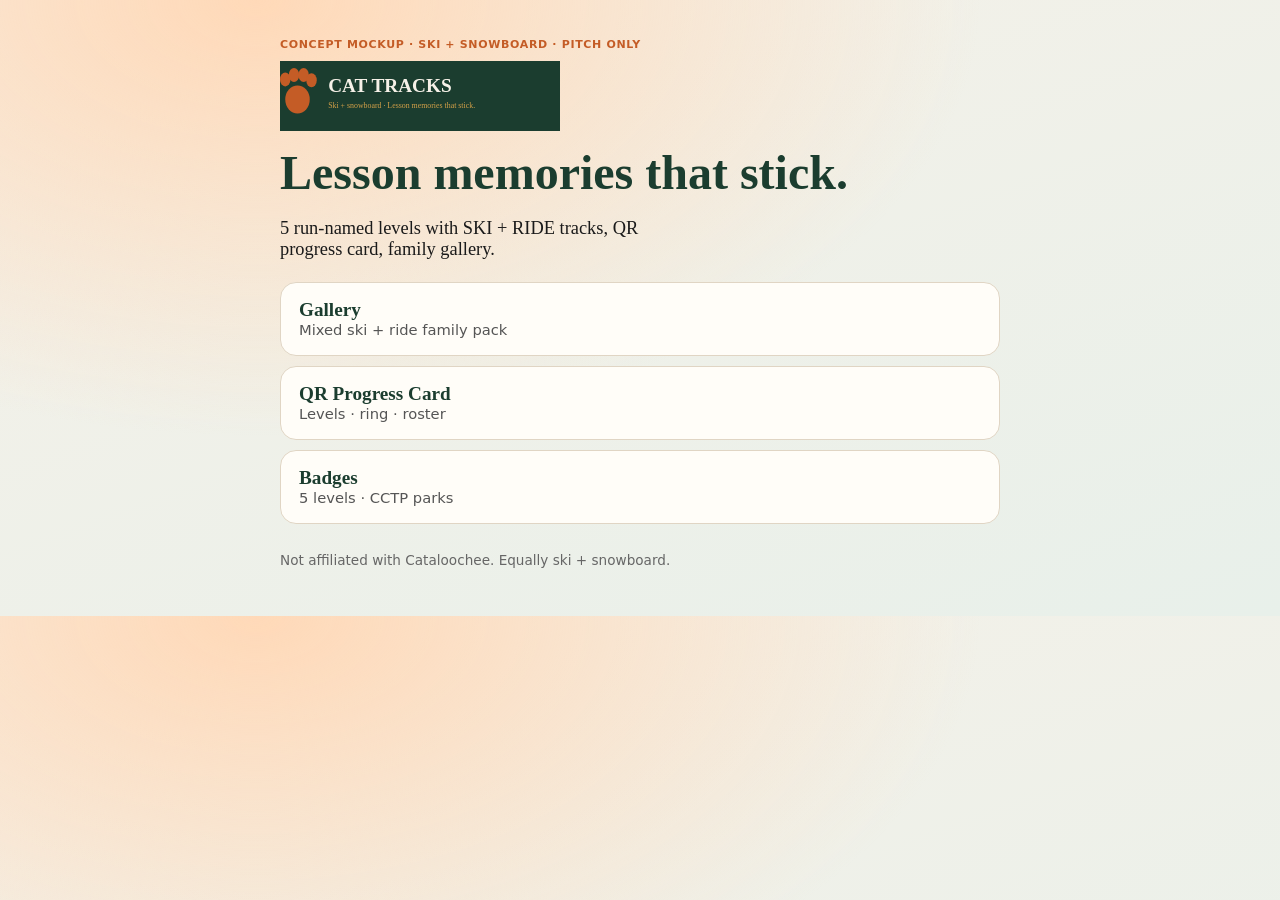
<file: index.html>
<!doctype html>
<html lang="en">
<head>
  <meta charset="utf-8" />
  <meta name="viewport" content="width=device-width, initial-scale=1" />
  <title>Cat Tracks · Cameron Catamount Starter Kit</title>
  <style>
    :root { --amber:#c45c26; --forest:#1b3d2f; --cream:#f6f1e8; }
    body { margin:0; font-family:Georgia, serif; background: radial-gradient(ellipse at 20% 0%, #ffd9b8, transparent 50%), linear-gradient(160deg, var(--cream), #e8f0ea); color:#1a1a1a; }
    main { max-width:720px; margin:0 auto; padding:28px 18px 48px; }
    .mock { color:var(--amber); font:700 11px/1 system-ui; letter-spacing:.06em; text-transform:uppercase; }
    h1 { font-size:clamp(2rem,6vw,3rem); color:var(--forest); margin:.2em 0; }
    p.lead { font-size:1.15rem; max-width:40ch; }
    nav { display:grid; gap:10px; margin:22px 0; }
    a.card { display:block; text-decoration:none; color:inherit; background:#fffdf8; border:1px solid #e0d5c4; border-radius:16px; padding:16px 18px; }
    a.card strong { display:block; color:var(--forest); font-size:1.2rem; }
    a.card span { color:#555; font-family:system-ui; font-size:.92rem; }
    footer { margin-top:28px; font-family:system-ui; font-size:.85rem; color:#666; }
  </style>
</head>
<body>
  <main>
    <p class="mock">Concept mockup · ski + snowboard · pitch only</p>
    <img src="assets/cat-tracks-wordmark.svg" alt="Cat Tracks" width="280" />
    <h1>Lesson memories that stick.</h1>
    <p class="lead">5 run-named levels with SKI + RIDE tracks, QR progress card, family gallery.</p>
    <nav>
      <a class="card" href="gallery/"><strong>Gallery</strong><span>Mixed ski + ride family pack</span></a>
      <a class="card" href="progress-card/"><strong>QR Progress Card</strong><span>Levels · ring · roster</span></a>
      <a class="card" href="badges/"><strong>Badges</strong><span>5 levels · CCTP parks</span></a>
    </nav>
    <footer>Not affiliated with Cataloochee. Equally ski + snowboard.</footer>
  </main>
</body>
</html>
</file>
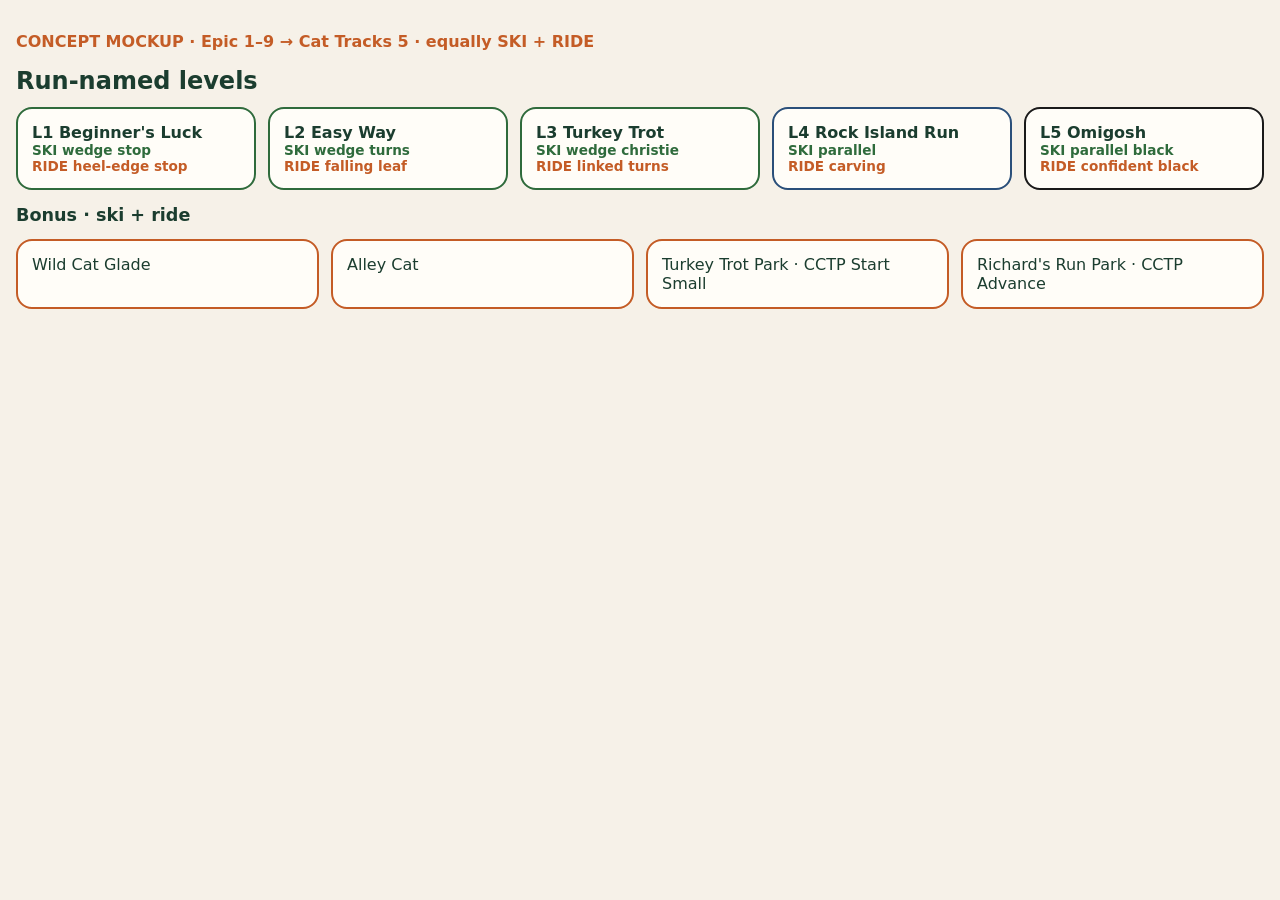
<file: badges/index.html>
<!doctype html><html><head><meta charset="utf-8"/><meta name="viewport" content="width=device-width,initial-scale=1"/>
<title>Cat Tracks Badges · Ski + Ride</title>
<style>
body{margin:0;font-family:system-ui;background:#f6f1e8;color:#1b3d2f;padding:16px}
.note{color:#c45c26;font-weight:800}
.grid{display:grid;grid-template-columns:repeat(auto-fit,minmax(140px,1fr));gap:12px;margin:12px 0}
.b{border-radius:16px;padding:14px;background:#fffdf8;border:2px solid #d4a048}
.g{border-color:#2f6b3c}.bl{border-color:#2a4f7a}.k{border-color:#1a1a1a}.bn{border-color:#c45c26}
.sk{color:#2f6b3c;font-weight:800;font-size:.85rem}.rd{color:#c45c26;font-weight:800;font-size:.85rem}
h1{font-size:1.5rem;margin:0 0 6px}h2{font-size:1.1rem}
</style></head><body>
<p class="note">CONCEPT MOCKUP · Epic 1–9 → Cat Tracks 5 · equally SKI + RIDE</p>
<h1>Run-named levels</h1>
<div class="grid">
<div class="b g"><strong>L1 Beginner's Luck</strong><div class="sk">SKI wedge stop</div><div class="rd">RIDE heel-edge stop</div></div>
<div class="b g"><strong>L2 Easy Way</strong><div class="sk">SKI wedge turns</div><div class="rd">RIDE falling leaf</div></div>
<div class="b g"><strong>L3 Turkey Trot</strong><div class="sk">SKI wedge christie</div><div class="rd">RIDE linked turns</div></div>
<div class="b bl"><strong>L4 Rock Island Run</strong><div class="sk">SKI parallel</div><div class="rd">RIDE carving</div></div>
<div class="b k"><strong>L5 Omigosh</strong><div class="sk">SKI parallel black</div><div class="rd">RIDE confident black</div></div>
</div>
<h2>Bonus · ski + ride</h2>
<div class="grid">
<div class="b bn">Wild Cat Glade</div>
<div class="b bn">Alley Cat</div>
<div class="b bn">Turkey Trot Park · CCTP Start Small</div>
<div class="b bn">Richard's Run Park · CCTP Advance</div>
</div>
</body></html>
</file>
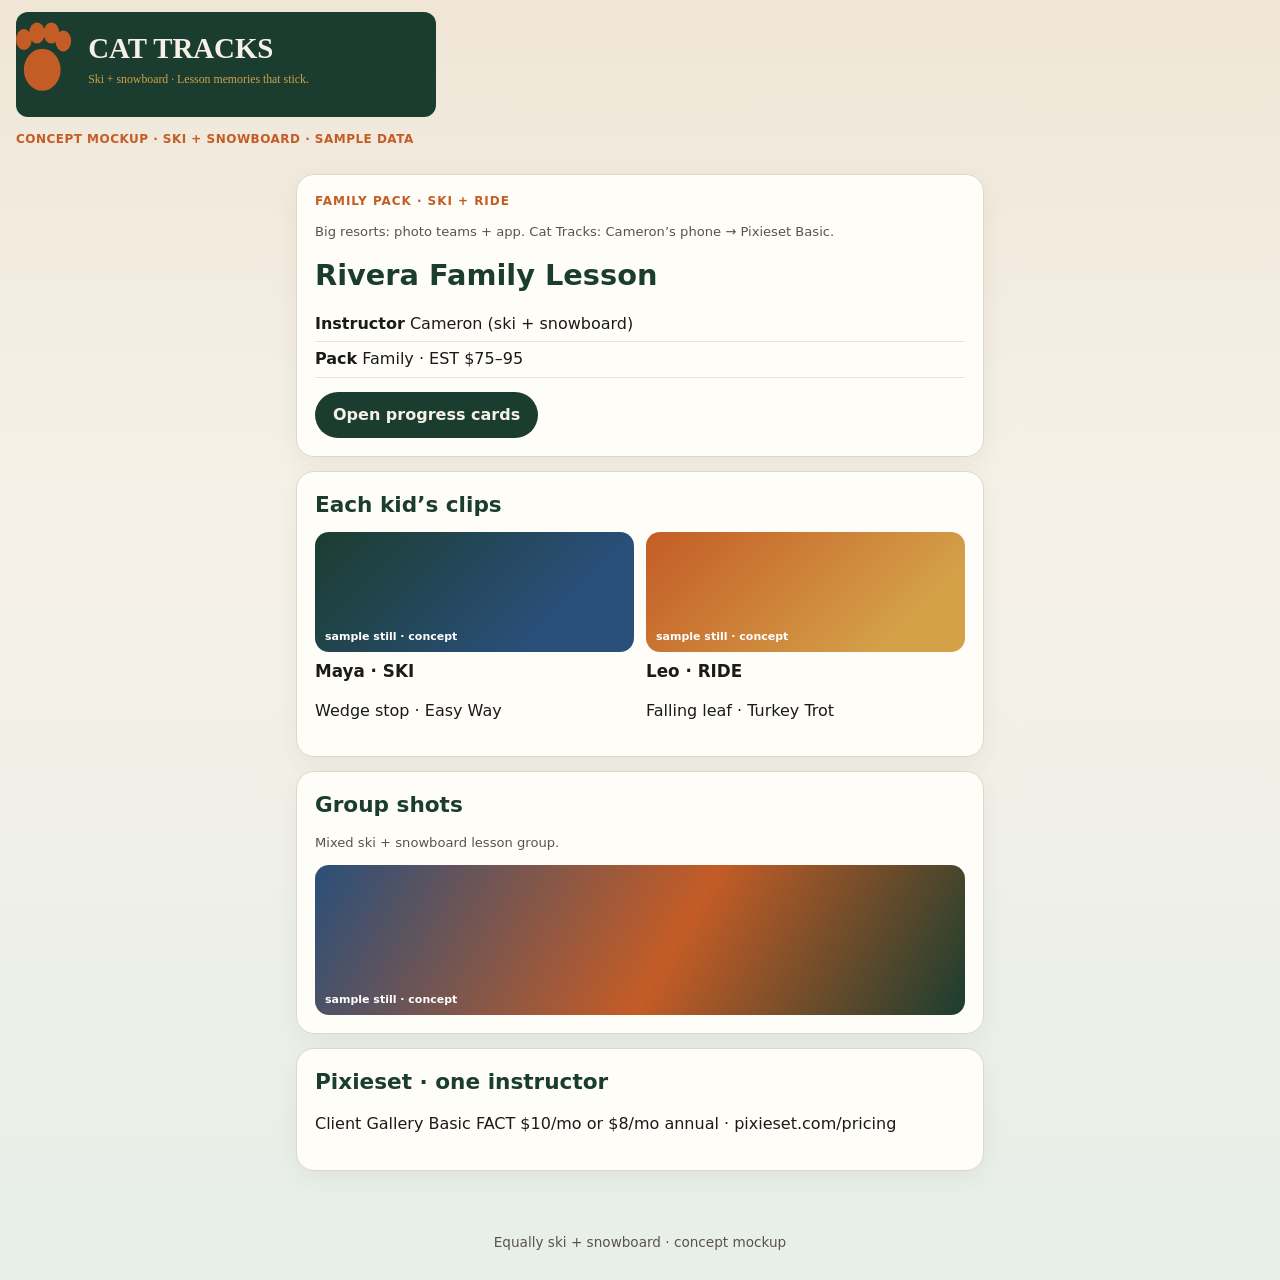
<file: gallery/index.html>
<!DOCTYPE html>
<html lang="en">
<head>
  <meta charset="UTF-8" />
  <meta name="viewport" content="width=device-width, initial-scale=1" />
  <title>Cat Tracks · Rivera Family Pack</title>
  <link rel="stylesheet" href="styles.css" />
</head>
<body>
  <header class="top">
    <img src="../assets/cat-tracks-wordmark.svg" alt="Cat Tracks" class="logo" />
    <p class="mock">CONCEPT MOCKUP · ski + snowboard · sample data</p>
  </header>
  <main>
    <section class="card">
      <p class="eyebrow">FAMILY PACK · SKI + RIDE</p>
      <p class="fine">Big resorts: photo teams + app. Cat Tracks: Cameron’s phone → Pixieset Basic.</p>
      <h1>Rivera Family Lesson</h1>
      <ul class="meta">
        <li><strong>Instructor</strong> Cameron (ski + snowboard)</li>
        <li><strong>Pack</strong> Family · EST $75–95</li>
      </ul>
      <a class="btn primary" href="../progress-card/">Open progress cards</a>
    </section>
    <section class="card">
      <h2>Each kid’s clips</h2>
      <div class="grid kids">
        <article class="kid"><div class="thumb t1"></div><h3>Maya · SKI</h3><p>Wedge stop · Easy Way</p></article>
        <article class="kid"><div class="thumb t2"></div><h3>Leo · RIDE</h3><p>Falling leaf · Turkey Trot</p></article>
      </div>
    </section>
    <section class="card">
      <h2>Group shots</h2>
      <p class="fine">Mixed ski + snowboard lesson group.</p>
      <div class="thumb wide g1"></div>
    </section>
    <section class="card">
      <h2>Pixieset · one instructor</h2>
      <p>Client Gallery Basic FACT $10/mo or $8/mo annual · pixieset.com/pricing</p>
    </section>
  </main>
  <footer>Equally ski + snowboard · concept mockup</footer>
</body>
</html>
</file>
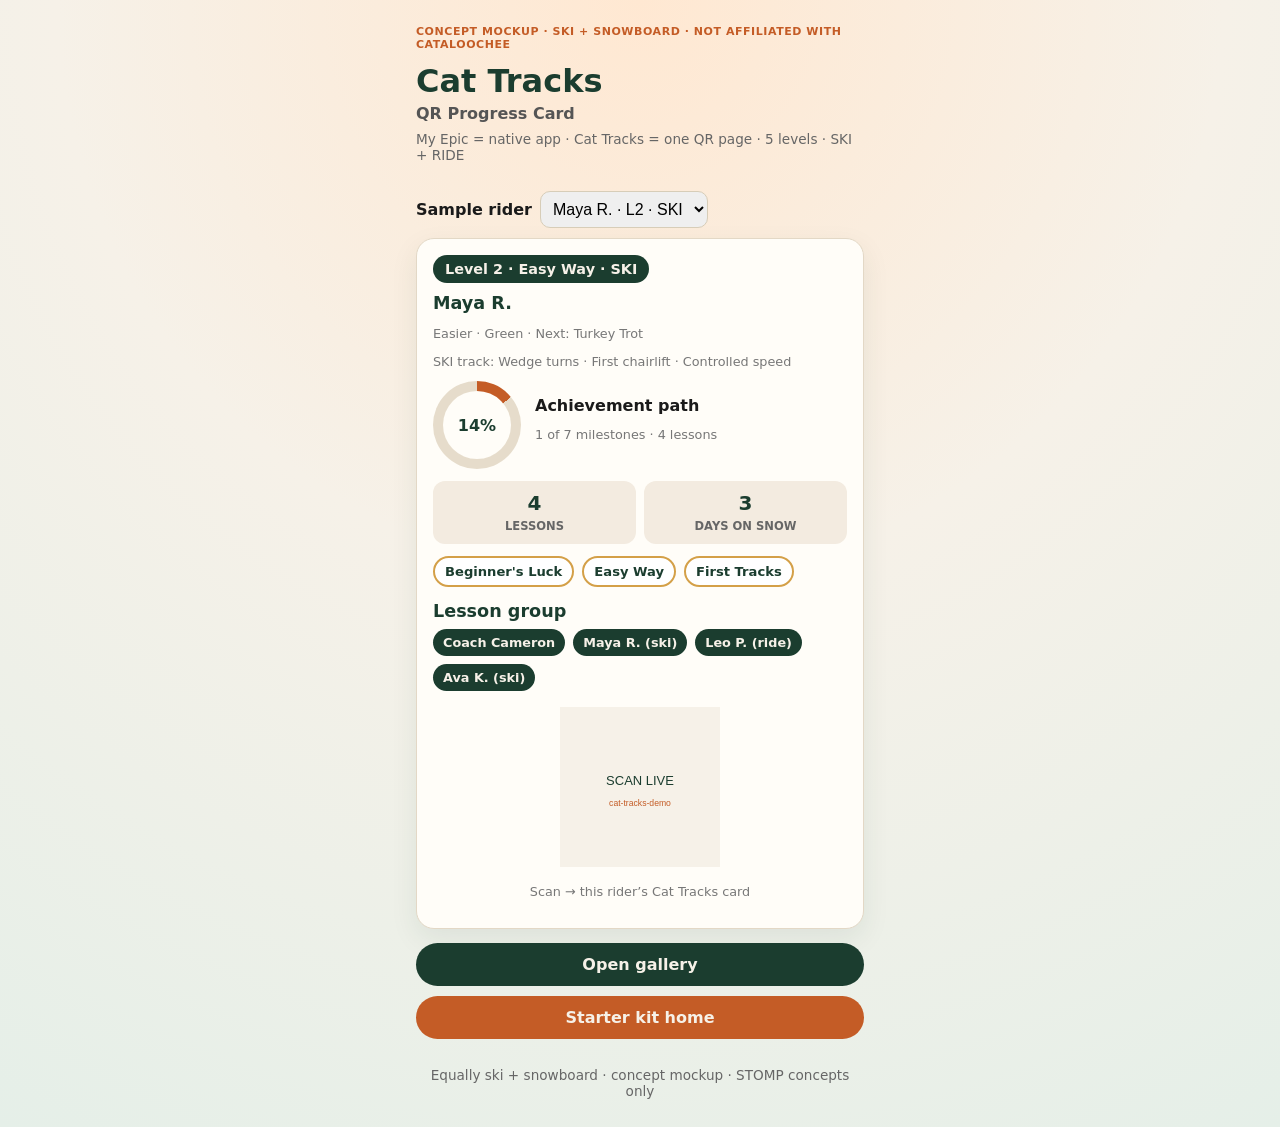
<file: progress-card/index.html>
<!doctype html>
<html lang="en">
<head>
  <meta charset="utf-8" />
  <meta name="viewport" content="width=device-width, initial-scale=1" />
  <title>Cat Tracks Progress Card · concept mockup</title>
  <link rel="stylesheet" href="styles.css" />
</head>
<body>
  <header>
    <p class="mock">Concept mockup · ski + snowboard · not affiliated with Cataloochee</p>
    <h1>Cat Tracks</h1>
    <p class="sub">QR Progress Card</p>
    <p class="epic-note">My Epic = native app · Cat Tracks = one QR page · 5 levels · SKI + RIDE</p>
  </header>
  <main>
    <label class="switcher">Sample rider
      <select id="rider-select" aria-label="Sample rider"></select>
    </label>
    <article class="card" id="progress-card" aria-live="polite">
      <div class="level" id="level-chip">Level —</div>
      <h2 id="rider-name" style="margin-top:10px">—</h2>
      <p id="run-line" class="fine">—</p>
      <p id="skill-track" class="fine">—</p>
      <div class="ring-wrap">
        <div class="ring" id="ach-ring" style="--p:0"><div class="ring-inner" id="ach-pct">0%</div></div>
        <div><strong>Achievement path</strong><p class="fine" id="ach-caption">Milestones</p></div>
      </div>
      <div class="stats" id="stats-strip"></div>
      <div class="badges" id="badge-row"></div>
      <h2>Lesson group</h2>
      <div class="roster" id="roster"></div>
      <div style="text-align:center;margin-top:16px">
        <img id="qr-img" src="qr.svg" width="160" height="160" alt="QR code" />
        <p class="fine">Scan → this rider’s Cat Tracks card</p>
      </div>
    </article>
    <div class="actions">
      <a class="btn" href="../gallery/">Open gallery</a>
      <a class="btn secondary" href="../">Starter kit home</a>
    </div>
  </main>
  <footer>Equally ski + snowboard · concept mockup · STOMP concepts only</footer>
  <script src="app.js"></script>
</body>
</html>
</file>
<file: gallery/styles.css>
:root { --amber:#c45c26; --forest:#1b3d2f; --cream:#f6f1e8; --ink:#1a1a1a; --gold:#d4a048; --card:#fffdf8; --muted:#5a5348; }
* { box-sizing:border-box; }
body { margin:0; font-family:system-ui,sans-serif; background:linear-gradient(180deg,#efe6d6 0%,var(--cream) 40%,#e7efe8 100%); color:var(--ink); line-height:1.4; }
.top { padding:12px 16px 0; }
.logo { width:min(100%,420px); height:auto; border-radius:12px; }
.mock { margin:8px 0 0; font-size:12px; font-weight:700; color:var(--amber); text-transform:uppercase; letter-spacing:.04em; }
main { padding:12px 16px 40px; max-width:720px; margin:0 auto; }
.card { background:var(--card); border:1px solid #e2d7c4; border-radius:18px; padding:18px; margin:14px 0; box-shadow:0 8px 24px rgba(27,61,47,.06); }
.eyebrow { color:var(--amber); font-weight:800; font-size:12px; letter-spacing:.08em; margin:0 0 6px; }
h1 { font-size:1.8rem; margin:0 0 12px; color:var(--forest); }
h2 { font-size:1.35rem; margin:0 0 12px; color:var(--forest); }
h3 { margin:8px 0 6px; font-size:1.05rem; }
.meta { list-style:none; padding:0; margin:0 0 14px; }
.meta li { padding:6px 0; border-bottom:1px solid #eee4d4; }
.cta-row,.price-row { display:flex; flex-wrap:wrap; gap:10px; }
.btn { display:inline-block; text-decoration:none; border:0; border-radius:999px; padding:12px 18px; font-weight:800; cursor:pointer; }
.btn.primary { background:var(--forest); color:var(--cream); }
.btn.ghost { background:transparent; color:var(--forest); border:2px solid var(--forest); }
.grid { display:grid; gap:12px; }
.kids { grid-template-columns:1fr 1fr; }
.thumb { border-radius:14px; min-height:120px; position:relative; overflow:hidden; }
.t1 { background:linear-gradient(135deg,#1b3d2f,#2a4f7a 75%); }
.t2 { background:linear-gradient(135deg,#c45c26,#d4a048 80%); }
.thumb::after { content:"sample still · concept"; position:absolute; left:10px; bottom:8px; color:#fff; font-size:11px; font-weight:700; }
.wide { min-height:150px; }
.g1 { background:linear-gradient(120deg,#2a4f7a,#c45c26 55%,#1b3d2f); }
.g2 { background:linear-gradient(120deg,#1b3d2f,#6b8f71 60%,#c45c26); }
.two { display:grid; gap:14px; }
@media (min-width:640px) { .two,.group { grid-template-columns:1fr 1fr; } }
.fine { font-size:.82rem; color:var(--muted); }
footer { text-align:center; padding:8px 16px 28px; color:var(--muted); font-size:.85rem; }
a { color:var(--amber); font-weight:700; }
</file>
<file: progress-card/styles.css>
:root { --amber:#c45c26; --forest:#1b3d2f; --cream:#f6f1e8; --ink:#1a1a1a; --gold:#d4a048; }
* { box-sizing: border-box; }
body { margin:0; font-family:system-ui,sans-serif; background:radial-gradient(circle at top,#ffe8d2,var(--cream) 45%,#e5efe8); color:var(--ink); }
header, main, footer { max-width:480px; margin:0 auto; padding:14px 16px; }
.mock { color:var(--amber); font-size:11px; font-weight:800; letter-spacing:.05em; text-transform:uppercase; }
h1 { margin:4px 0; color:var(--forest); font-size:2rem; }
.sub { margin:0; color:#555; font-weight:700; }
.epic-note { font-size:.85rem; color:#666; margin:8px 0 0; }
.switcher { display:flex; gap:8px; align-items:center; font-weight:700; }
select { font-size:1rem; padding:8px; border-radius:10px; border:1px solid #d7cdb8; }
.card { background:#fffdf8; border:1px solid #e3d8c6; border-radius:18px; padding:16px; margin:10px auto; box-shadow:0 10px 28px rgba(27,61,47,.08); }
.level { display:inline-block; background:var(--forest); color:var(--cream); border-radius:999px; padding:6px 12px; font-weight:800; font-size:.9rem; }
.stats { display:grid; grid-template-columns:repeat(2,1fr); gap:8px; margin:12px 0; }
.stat { background:#f3ebe0; border-radius:12px; padding:10px 8px; text-align:center; }
.stat b { display:block; font-size:1.25rem; color:var(--forest); }
.stat span { font-size:.72rem; font-weight:800; color:#666; text-transform:uppercase; }
.ring-wrap { display:flex; align-items:center; gap:14px; margin:12px 0; }
.ring { width:88px; height:88px; border-radius:50%; background:conic-gradient(var(--amber) calc(var(--p)*1%), #e6dccb 0); display:grid; place-items:center; }
.ring-inner { width:68px; height:68px; border-radius:50%; background:#fffdf8; display:grid; place-items:center; font-weight:900; color:var(--forest); }
.badges { display:flex; flex-wrap:wrap; gap:8px; margin:12px 0; }
.badge-chip { background:#fff; border:2px solid var(--gold); color:var(--forest); border-radius:999px; padding:6px 10px; font-size:.82rem; font-weight:800; }
.badge-chip.bonus { border-color:var(--amber); background:#fff4ea; color:var(--amber); }
.roster { display:flex; flex-wrap:wrap; gap:8px; margin-top:8px; }
.roster span { background:var(--forest); color:var(--cream); border-radius:999px; padding:6px 10px; font-size:.8rem; font-weight:700; }
h2 { font-size:1.1rem; color:var(--forest); margin:14px 0 8px; }
.actions { display:grid; gap:10px; margin-top:14px; }
.btn { display:block; text-align:center; text-decoration:none; background:var(--forest); color:var(--cream); font-weight:800; padding:12px; border-radius:999px; }
.btn.secondary { background:var(--amber); }
.fine { font-size:.8rem; color:#777; }
footer { text-align:center; color:#666; font-size:.85rem; padding-bottom:28px; }
</file>
